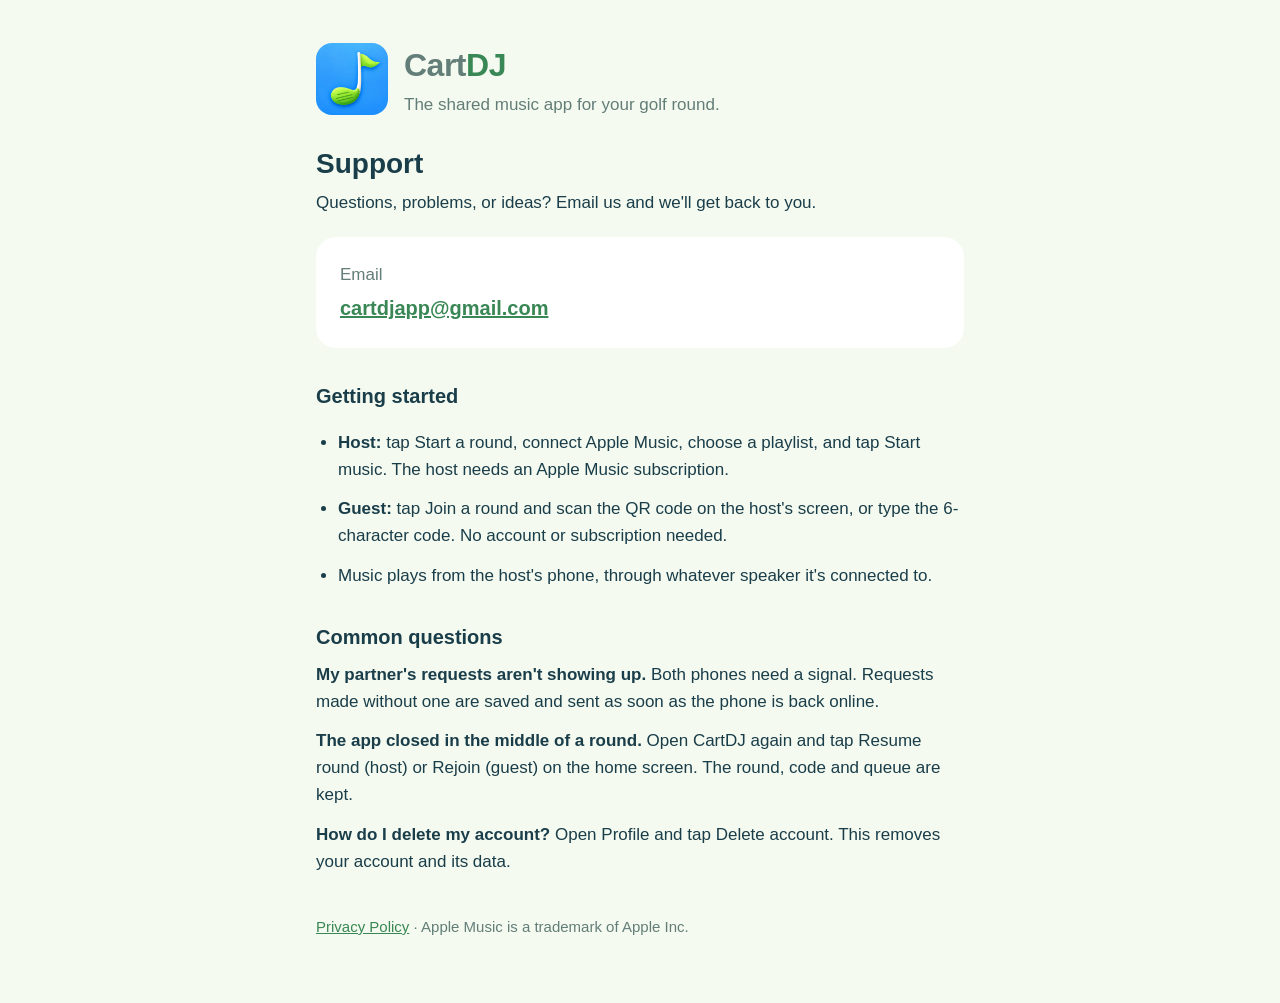
<file: index.html>
<!doctype html>
<html lang="en">
<head>
<meta charset="utf-8">
<meta name="viewport" content="width=device-width, initial-scale=1">
<title>CartDJ Support</title>
<meta name="description" content="Help and contact for CartDJ, the shared music app for your golf round.">
<link rel="icon" href="icon.png">
<link rel="stylesheet" href="style.css">
</head>
<body>
<main>
  <header>
    <img src="icon.png" alt="">
    <div>
      <p class="name">Cart<span>DJ</span></p>
      <p>The shared music app for your golf round.</p>
    </div>
  </header>

  <h1>Support</h1>
  <p>Questions, problems, or ideas? Email us and we'll get back to you.</p>
  <div class="card">
    <p class="muted" style="margin:0 0 4px">Email</p>
    <p class="email" style="margin:0"><a href="mailto:cartdjapp@gmail.com">cartdjapp@gmail.com</a></p>
  </div>

  <h2>Getting started</h2>
  <ul>
    <li><strong>Host:</strong> tap Start a round, connect Apple Music, choose a playlist, and tap Start music. The host needs an Apple Music subscription.</li>
    <li><strong>Guest:</strong> tap Join a round and scan the QR code on the host's screen, or type the 6-character code. No account or subscription needed.</li>
    <li>Music plays from the host's phone, through whatever speaker it's connected to.</li>
  </ul>

  <h2>Common questions</h2>
  <p><strong>My partner's requests aren't showing up.</strong> Both phones need a signal. Requests made without one are saved and sent as soon as the phone is back online.</p>
  <p><strong>The app closed in the middle of a round.</strong> Open CartDJ again and tap Resume round (host) or Rejoin (guest) on the home screen. The round, code and queue are kept.</p>
  <p><strong>How do I delete my account?</strong> Open Profile and tap Delete account. This removes your account and its data.</p>

  <footer>
    <a href="privacy/">Privacy Policy</a> &middot; Apple Music is a trademark of Apple Inc.
  </footer>
</main>
</body>
</html>
</file>
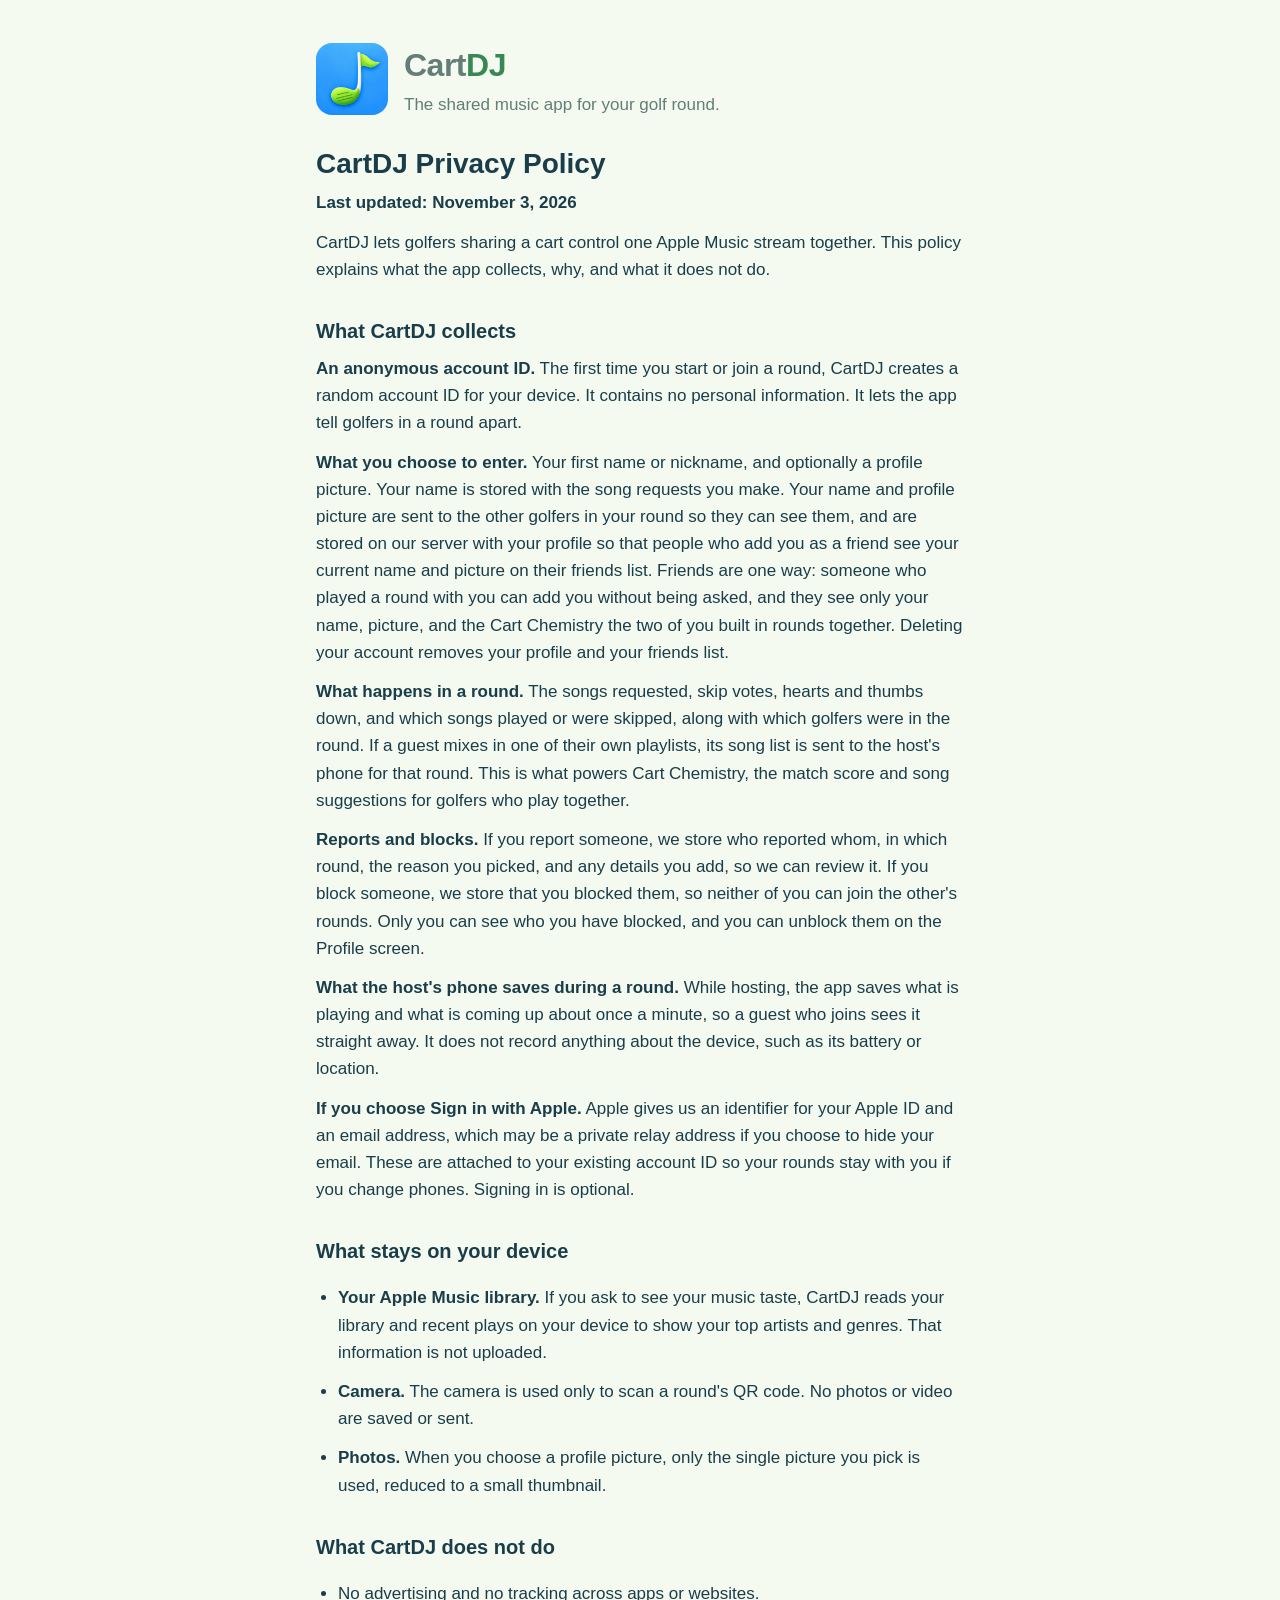
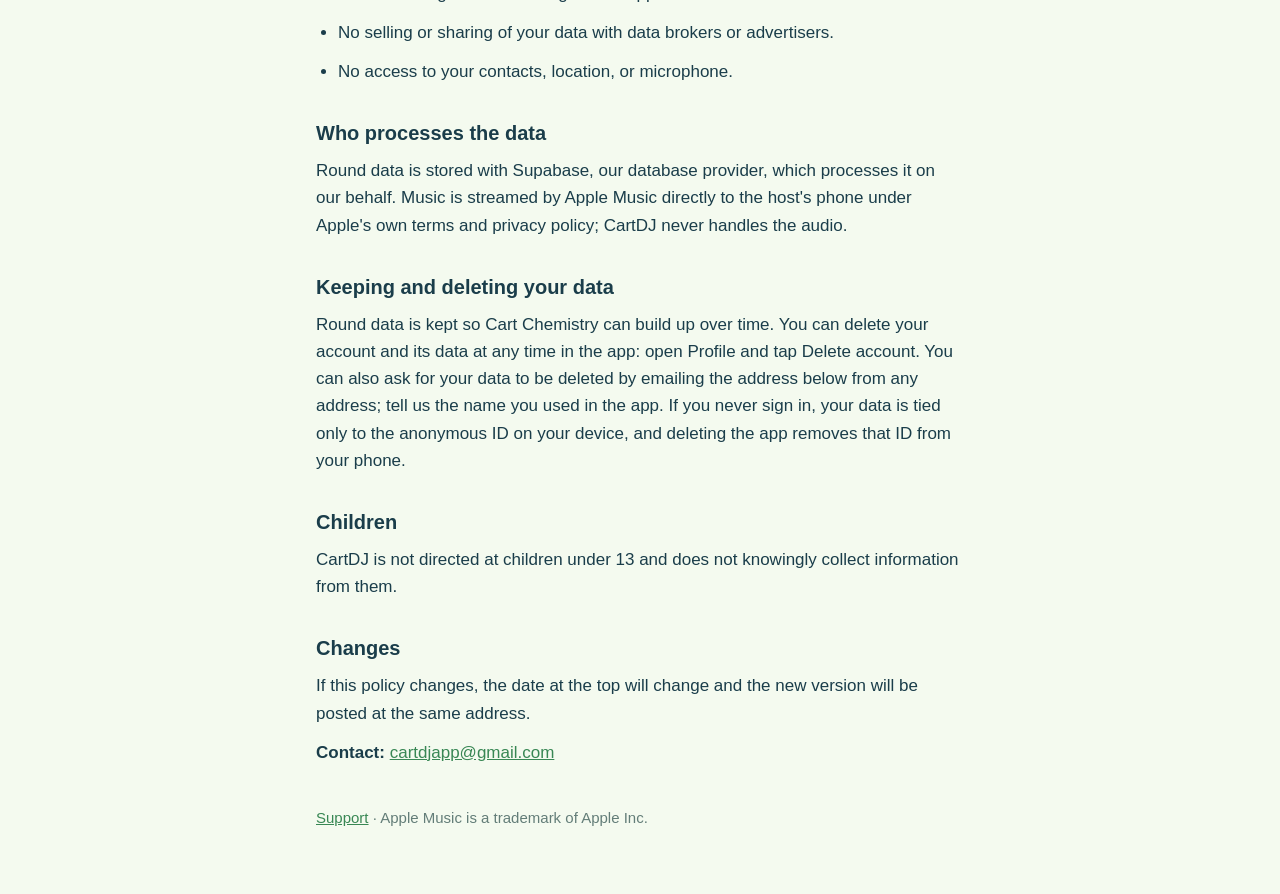
<file: privacy/index.html>
<!doctype html>
<html lang="en">
<head>
<meta charset="utf-8">
<meta name="viewport" content="width=device-width, initial-scale=1">
<title>CartDJ Privacy Policy</title>
<meta name="description" content="What CartDJ collects, why, and what it does not do.">
<link rel="icon" href="../icon.png">
<link rel="stylesheet" href="../style.css">
</head>
<body>
<main>
  <header>
    <img src="../icon.png" alt="">
    <div>
      <p class="name">Cart<span>DJ</span></p>
      <p>The shared music app for your golf round.</p>
    </div>
  </header>
  <h1>CartDJ Privacy Policy</h1>
  <p><strong>Last updated: November 3, 2026</strong></p>
  <p>CartDJ lets golfers sharing a cart control one Apple Music stream together. This policy explains what the app collects, why, and what it does not do.</p>
  <h2>What CartDJ collects</h2>
  <p><strong>An anonymous account ID.</strong> The first time you start or join a round, CartDJ creates a random account ID for your device. It contains no personal information. It lets the app tell golfers in a round apart.</p>
  <p><strong>What you choose to enter.</strong> Your first name or nickname, and optionally a profile picture. Your name is stored with the song requests you make. Your name and profile picture are sent to the other golfers in your round so they can see them, and are stored on our server with your profile so that people who add you as a friend see your current name and picture on their friends list. Friends are one way: someone who played a round with you can add you without being asked, and they see only your name, picture, and the Cart Chemistry the two of you built in rounds together. Deleting your account removes your profile and your friends list.</p>
  <p><strong>What happens in a round.</strong> The songs requested, skip votes, hearts and thumbs down, and which songs played or were skipped, along with which golfers were in the round. If a guest mixes in one of their own playlists, its song list is sent to the host's phone for that round. This is what powers Cart Chemistry, the match score and song suggestions for golfers who play together.</p>
  <p><strong>Reports and blocks.</strong> If you report someone, we store who reported whom, in which round, the reason you picked, and any details you add, so we can review it. If you block someone, we store that you blocked them, so neither of you can join the other's rounds. Only you can see who you have blocked, and you can unblock them on the Profile screen.</p>
  <p><strong>What the host's phone saves during a round.</strong> While hosting, the app saves what is playing and what is coming up about once a minute, so a guest who joins sees it straight away. It does not record anything about the device, such as its battery or location.</p>
  <p><strong>If you choose Sign in with Apple.</strong> Apple gives us an identifier for your Apple ID and an email address, which may be a private relay address if you choose to hide your email. These are attached to your existing account ID so your rounds stay with you if you change phones. Signing in is optional.</p>
  <h2>What stays on your device</h2>
  <ul>
    <li><strong>Your Apple Music library.</strong> If you ask to see your music taste, CartDJ reads your library and recent plays on your device to show your top artists and genres. That information is not uploaded.</li>
    <li><strong>Camera.</strong> The camera is used only to scan a round's QR code. No photos or video are saved or sent.</li>
    <li><strong>Photos.</strong> When you choose a profile picture, only the single picture you pick is used, reduced to a small thumbnail.</li>
  </ul>
  <h2>What CartDJ does not do</h2>
  <ul>
    <li>No advertising and no tracking across apps or websites.</li>
    <li>No selling or sharing of your data with data brokers or advertisers.</li>
    <li>No access to your contacts, location, or microphone.</li>
  </ul>
  <h2>Who processes the data</h2>
  <p>Round data is stored with Supabase, our database provider, which processes it on our behalf. Music is streamed by Apple Music directly to the host's phone under Apple's own terms and privacy policy; CartDJ never handles the audio.</p>
  <h2>Keeping and deleting your data</h2>
  <p>Round data is kept so Cart Chemistry can build up over time. You can delete your account and its data at any time in the app: open Profile and tap Delete account. You can also ask for your data to be deleted by emailing the address below from any address; tell us the name you used in the app. If you never sign in, your data is tied only to the anonymous ID on your device, and deleting the app removes that ID from your phone.</p>
  <h2>Children</h2>
  <p>CartDJ is not directed at children under 13 and does not knowingly collect information from them.</p>
  <h2>Changes</h2>
  <p>If this policy changes, the date at the top will change and the new version will be posted at the same address.</p>
  <p><strong>Contact:</strong> <a href="mailto:cartdjapp@gmail.com">cartdjapp@gmail.com</a></p>
  <footer>
    <a href="../">Support</a> &middot; Apple Music is a trademark of Apple Inc.
  </footer>
</main>
</body>
</html>
</file>
<file: style.css>
:root {
  --bg: #f4faef;
  --card: #ffffff;
  --ink: #1a3d4a;
  --muted: #637d78;
  --green: #388754;
  --soft: #dfefcf;
}
@media (prefers-color-scheme: dark) {
  :root {
    --bg: #0f1d17;
    --card: #17271f;
    --ink: #e6f1e8;
    --muted: #a3b8ae;
    --green: #7cc796;
    --soft: #23392d;
  }
}
* { box-sizing: border-box; }
body {
  margin: 0;
  background: var(--bg);
  color: var(--ink);
  font: 17px/1.6 -apple-system, BlinkMacSystemFont, "SF Pro Text", "Helvetica Neue", Arial, sans-serif;
}
main { max-width: 680px; margin: 0 auto; padding: 40px 16px 64px; }
header { display: flex; align-items: center; gap: 16px; margin-bottom: 28px; }
header img { width: 72px; height: 72px; border-radius: 16px; }
header .name { font-size: 32px; font-weight: 800; letter-spacing: -0.5px; margin: 0; }
header .name span { color: var(--green); }
header p { margin: 0; color: var(--muted); }
h1 { font-size: 28px; line-height: 1.25; margin: 0 0 8px; }
h2 { font-size: 20px; margin: 32px 0 8px; }
p, li { margin: 0 0 12px; }
ul { padding-left: 22px; }
a { color: var(--green); }
.card { background: var(--card); border-radius: 20px; padding: 24px; margin: 20px 0; }
.email { font-size: 20px; font-weight: 700; word-break: break-all; }
.muted { color: var(--muted); }
footer { margin-top: 40px; font-size: 15px; color: var(--muted); }
</file>
